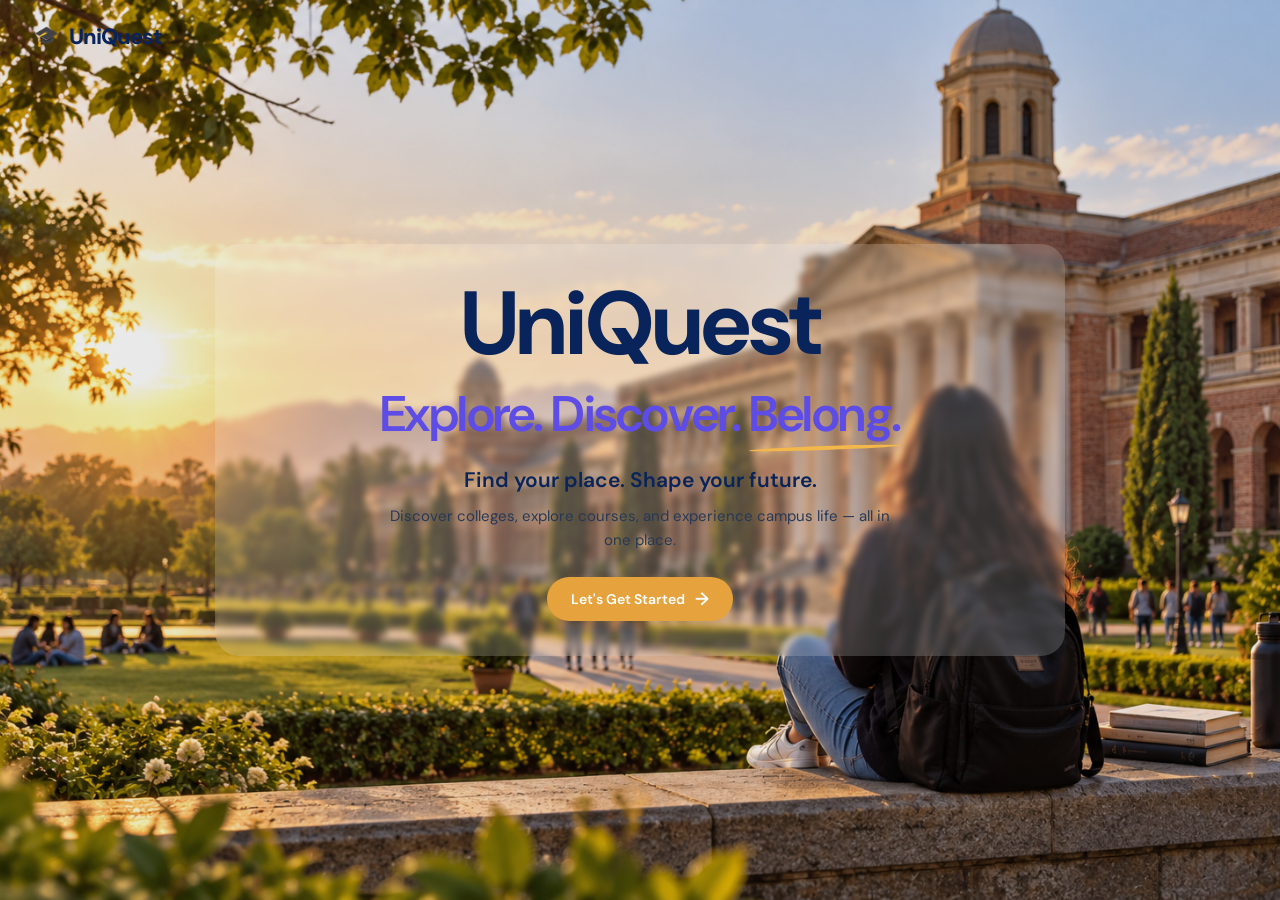
<file: index.html>
<!DOCTYPE html>
<html lang="en">

<head>
    <meta charset="UTF-8">

    <meta name="viewport"
          content="width=device-width, initial-scale=1.0">

    <title>UniQuest — Explore. Discover. Belong.</title>

    <!-- Google Font -->
   <link rel="preconnect" href="https://fonts.googleapis.com">
<link rel="preconnect" href="https://fonts.gstatic.com" crossorigin>

<link
    href="https://fonts.googleapis.com/css2?family=DM+Sans:wght@400;500;600;700&display=swap"
    rel="stylesheet">

    <!-- CSS -->
    <link rel="stylesheet" href="style.css">
</head>


<body>

    <!-- ================= HEADER ================= -->

    <header class="header">

        <div class="logo">

            <div class="logo-icon">
                🎓
            </div>

            <div class="logo-text">
                UniQuest
            </div>

        </div>

    </header>


    <!-- ================= HERO ================= -->

    <main class="hero">

        <!-- Background overlay -->
        <div class="hero-overlay"></div>


        <!-- Hero content -->

        <section class="hero-content">

            <h1>
                UniQuest
            </h1>


            <h2>
                Explore. Discover.
                <span>Belong.</span>
            </h2>


            <p class="hero-subtitle">
                Find your place. Shape your future.
            </p>


            <p class="hero-description">
                Discover colleges, explore courses, and experience
                campus life — all in one place.
            </p>


            <button
                class="start-button"
                id="startButton">

                <span>
                    Let's Get Started
                </span>

                <span class="arrow">
                    →
                </span>

            </button>

        </section>

    </main>


    <!-- JavaScript -->
    <script src="script.js"></script>

</body>

</html>
</file>
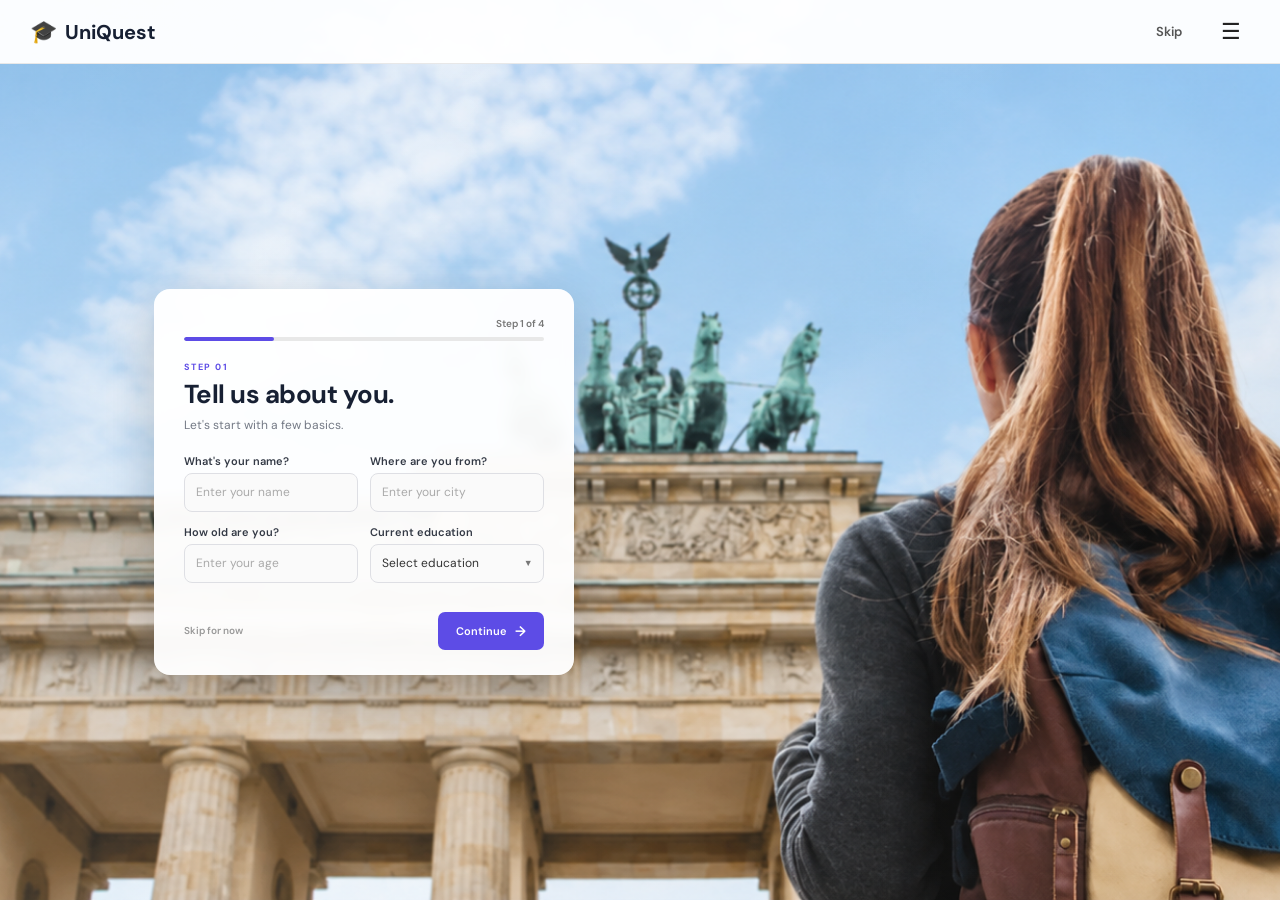
<file: form.html>
<!DOCTYPE html>
<html lang="en">

<head>

  <meta charset="UTF-8">

  <meta
    name="viewport"
    content="width=device-width, initial-scale=1.0"
  >

  <title>UniQuest — Find Your College</title>

  <!-- Google Font -->
  <link rel="preconnect" href="https://fonts.googleapis.com">

  <link
    rel="preconnect"
    href="https://fonts.gstatic.com"
    crossorigin
  >

  <link
    href="https://fonts.googleapis.com/css2?family=DM+Sans:wght@400;500;600;700&display=swap"
    rel="stylesheet"
  >

  <!-- CSS -->
  <link rel="stylesheet" href="form.css">

</head>


<body>


  <!-- ==========================================
       HEADER
       ========================================== -->

  <header class="form-header">

    <a href="index.html" class="form-logo">

      <span class="form-logo-icon">
        🎓
      </span>

      <span>
        UniQuest
      </span>

    </a>


    <div class="header-right">

      <!-- SKIP FORM -->

      <button
        type="button"
        class="skip-button"
        onclick="skipForm()"
      >
        Skip
      </button>


      <a
        href="index.html"
        class="menu-button"
      >
        ☰
      </a>

    </div>

  </header>



  <!-- ==========================================
       MAIN FORM
       ========================================== -->

  <main class="form-page">


    <!-- Background overlay -->

    <div class="background-overlay"></div>


    <!-- FORM CARD -->

    <div class="form-container">


      <!-- ======================================
           PROGRESS
           ====================================== -->

      <div class="progress-area">

        <div class="progress-text">

          <span id="stepText">
            Step 1 of 4
          </span>

        </div>

        <div class="progress-bar">

          <div
            class="progress-fill"
            id="progressFill"
          ></div>

        </div>

      </div>



      <!-- ======================================
           STEP 1
           ====================================== -->

      <section
        class="form-step active"
        id="step1"
      >

        <div class="step-heading">

          <p class="small-label">
            STEP 01
          </p>

          <h1>
            Tell us about you.
          </h1>

          <p>
            Let's start with a few basics.
          </p>

        </div>


        <div class="form-two-column">


          <!-- NAME -->

          <div class="form-group">

            <label for="name">
              What's your name?
            </label>

            <input
              type="text"
              id="name"
              placeholder="Enter your name"
              required
            >

          </div>



          <!-- CITY -->

          <div class="form-group">

            <label for="city">
              Where are you from?
            </label>

            <input
              type="text"
              id="city"
              placeholder="Enter your city"
              required
            >

          </div>



          <!-- AGE -->

          <div class="form-group">

            <label for="age">
              How old are you?
            </label>

            <input
              type="number"
              id="age"
              placeholder="Enter your age"
              min="10"
              max="100"
              required
            >

          </div>



          <!-- EDUCATION -->

          <div class="form-group">

            <label for="education">
              Current education
            </label>

            <div class="select-wrapper">

              <select
                id="education"
                required
              >

                <option value="">
                  Select education
                </option>

                <option value="class10">
                  Class 10
                </option>

                <option value="class11">
                  Class 11
                </option>

                <option value="class12">
                  Class 12
                </option>

                <option value="diploma">
                  Diploma
                </option>

                <option value="undergraduate">
                  Undergraduate
                </option>

                <option value="other">
                  Other
                </option>

              </select>

              <span class="select-arrow">
                ▼
              </span>

            </div>

          </div>

        </div>



        <!-- BUTTONS -->

        <div class="button-row">

          <button
            type="button"
            class="skip-card-button"
            onclick="skipForm()"
          >
            Skip for now
          </button>


          <button
            type="button"
            class="next-button"
            onclick="nextStep()"
          >
            Continue
            <span>→</span>
          </button>

        </div>

      </section>



      <!-- ======================================
           STEP 2
           ====================================== -->

      <section
        class="form-step"
        id="step2"
      >

        <div class="step-heading">

          <p class="small-label">
            STEP 02
          </p>

          <h1>
            Your interests.
          </h1>

          <p>
            What kind of course are you interested in?
          </p>

        </div>


        <div class="interest-group">


          <!-- ENGINEERING -->

          <label class="interest-card">

            <input
              type="checkbox"
              name="interest"
              value="engineering"
            >

            <div class="interest-content">

              <span class="interest-icon">
                ⚙️
              </span>

              <div>

                <h3>
                  Engineering
                </h3>

                <p>
                  Technology, computers, machines & engineering
                </p>

              </div>

            </div>

          </label>


          <div
            class="sub-options"
            id="engineeringOptions"
          >

            <p class="sub-title">
              Choose your engineering interest
            </p>

            <label>
              <input type="checkbox" name="course" value="computer-science">
              Computer Science / IT
            </label>

            <label>
              <input type="checkbox" name="course" value="ai-data-science">
              AI & Data Science
            </label>

            <label>
              <input type="checkbox" name="course" value="electronics">
              Electronics & Communication
            </label>

            <label>
              <input type="checkbox" name="course" value="mechanical">
              Mechanical Engineering
            </label>

            <label>
              <input type="checkbox" name="course" value="civil">
              Civil Engineering
            </label>

            <label>
              <input type="checkbox" name="course" value="electrical">
              Electrical Engineering
            </label>

            <label>
              <input type="checkbox" name="course" value="chemical">
              Chemical Engineering
            </label>

            <label>
              <input type="checkbox" name="course" value="other-engineering">
              Other Engineering
            </label>

          </div>



          <!-- MANAGEMENT -->

          <label class="interest-card">

            <input
              type="checkbox"
              name="interest"
              value="management"
            >

            <div class="interest-content">

              <span class="interest-icon">
                📊
              </span>

              <div>

                <h3>
                  MBA / Management
                </h3>

                <p>
                  Business, management & entrepreneurship
                </p>

              </div>

            </div>

          </label>


          <div
            class="sub-options"
            id="managementOptions"
          >

            <p class="sub-title">
              Choose your management interest
            </p>

            <label>
              <input type="checkbox" name="course" value="bba">
              BBA / Business Administration
            </label>

            <label>
              <input type="checkbox" name="course" value="finance">
              Finance
            </label>

            <label>
              <input type="checkbox" name="course" value="marketing">
              Marketing
            </label>

            <label>
              <input type="checkbox" name="course" value="hr">
              Human Resources
            </label>

            <label>
              <input type="checkbox" name="course" value="business-analytics">
              Business Analytics
            </label>

            <label>
              <input type="checkbox" name="course" value="operations">
              Operations Management
            </label>

            <label>
              <input type="checkbox" name="course" value="entrepreneurship">
              Entrepreneurship
            </label>

            <label>
              <input type="checkbox" name="course" value="general-mba">
              General MBA
            </label>

          </div>



          <!-- MEDICINE -->

          <label class="interest-card">

            <input
              type="checkbox"
              name="interest"
              value="medicine"
            >

            <div class="interest-content">

              <span class="interest-icon">
                🩺
              </span>

              <div>

                <h3>
                  MBBS / Medicine
                </h3>

                <p>
                  Medical, healthcare & allied health courses
                </p>

              </div>

            </div>

          </label>


          <div
            class="sub-options"
            id="medicineOptions"
          >

            <p class="sub-title">
              Choose your medical interest
            </p>

            <label>
              <input type="checkbox" name="course" value="mbbs">
              MBBS
            </label>

            <label>
              <input type="checkbox" name="course" value="bds">
              BDS / Dentistry
            </label>

            <label>
              <input type="checkbox" name="course" value="bams">
              BAMS
            </label>

            <label>
              <input type="checkbox" name="course" value="bhms">
              BHMS
            </label>

            <label>
              <input type="checkbox" name="course" value="pharmacy">
              Pharmacy
            </label>

            <label>
              <input type="checkbox" name="course" value="nursing">
              Nursing
            </label>

            <label>
              <input type="checkbox" name="course" value="physiotherapy">
              Physiotherapy
            </label>

            <label>
              <input type="checkbox" name="course" value="allied-health">
              Allied Health Sciences
            </label>

          </div>



          <!-- OTHER -->

          <label class="interest-card">

            <input
              type="checkbox"
              name="interest"
              value="other"
            >

            <div class="interest-content">

              <span class="interest-icon">
                🎓
              </span>

              <div>

                <h3>
                  Other Courses
                </h3>

                <p>
                  Explore other fields and career paths
                </p>

              </div>

            </div>

          </label>


          <div
            class="sub-options"
            id="otherOptions"
          >

            <p class="sub-title">
              Choose your course interest
            </p>

            <label>
              <input type="checkbox" name="course" value="law">
              Law
            </label>

            <label>
              <input type="checkbox" name="course" value="design">
              Design
            </label>

            <label>
              <input type="checkbox" name="course" value="architecture">
              Architecture
            </label>

            <label>
              <input type="checkbox" name="course" value="commerce">
              Commerce
            </label>

            <label>
              <input type="checkbox" name="course" value="economics">
              Economics
            </label>

            <label>
              <input type="checkbox" name="course" value="arts">
              Arts & Humanities
            </label>

            <label>
              <input type="checkbox" name="course" value="science">
              Science
            </label>

            <label>
              <input type="checkbox" name="course" value="psychology">
              Psychology
            </label>

            <label>
              <input type="checkbox" name="course" value="hotel-management">
              Hotel Management
            </label>

            <label>
              <input type="checkbox" name="course" value="media">
              Media & Journalism
            </label>

            <label>
              <input type="checkbox" name="course" value="agriculture">
              Agriculture
            </label>

            <label>
              <input type="checkbox" name="course" value="education">
              Education
            </label>

            <label>
              <input type="checkbox" name="course" value="other-course">
              Other
            </label>

          </div>

        </div>


        <div class="button-row">

          <button
            type="button"
            class="back-button"
            onclick="previousStep()"
          >
            ← Back
          </button>

          <button
            type="button"
            class="next-button"
            onclick="nextStep()"
          >
            Continue
            <span>→</span>
          </button>

        </div>

      </section>



      <!-- ======================================
           STEP 3
           ====================================== -->

      <section
        class="form-step"
        id="step3"
      >

        <div class="step-heading">

          <p class="small-label">
            STEP 03
          </p>

          <h1>
            Your preferences.
          </h1>

          <p>
            Tell us what you're looking for.
          </p>

        </div>


        <div class="form-group">

          <label for="location">
            Where would you like to study?
          </label>

          <div class="select-wrapper">

            <select id="location">

              <option value="">
                Select your preference
              </option>

              <option value="my-city">
                My city
              </option>

              <option value="my-state">
                My state
              </option>

              <option value="anywhere-india">
                Anywhere in India
              </option>

              <option value="specific">
                A specific location
              </option>

            </select>

            <span class="select-arrow">
              ▼
            </span>

          </div>

        </div>



        <div class="form-group">

          <label>
            What's your yearly budget?
          </label>

          <div class="option-list">

            <label class="radio-card">
              <input type="radio" name="budget" value="under-2">
              <span>Under ₹2 lakh</span>
            </label>

            <label class="radio-card">
              <input type="radio" name="budget" value="2-5">
              <span>₹2–5 lakh</span>
            </label>

            <label class="radio-card">
              <input type="radio" name="budget" value="5-10">
              <span>₹5–10 lakh</span>
            </label>

            <label class="radio-card">
              <input type="radio" name="budget" value="10-plus">
              <span>₹10 lakh+</span>
            </label>

            <label class="radio-card">
              <input type="radio" name="budget" value="not-sure">
              <span>I'm not sure</span>
            </label>

          </div>

        </div>



        <div class="form-group">

          <label>
            What type of college do you prefer?
          </label>

          <div class="option-list">

            <label class="radio-card">

              <input
                type="radio"
                name="collegeType"
                value="government"
              >

              <span>
                Government
              </span>

            </label>

            <label class="radio-card">

              <input
                type="radio"
                name="collegeType"
                value="private"
              >

              <span>
                Private
              </span>

            </label>

            <label class="radio-card">

              <input
                type="radio"
                name="collegeType"
                value="either"
              >

              <span>
                Either
              </span>

            </label>

          </div>

        </div>


        <div class="button-row">

          <button
            type="button"
            class="back-button"
            onclick="previousStep()"
          >
            ← Back
          </button>

          <button
            type="button"
            class="next-button"
            onclick="nextStep()"
          >
            Continue
            <span>→</span>
          </button>

        </div>

      </section>



      <!-- ======================================
           STEP 4
           ====================================== -->

      <section
        class="form-step"
        id="step4"
      >

        <div class="step-heading">

          <p class="small-label">
            STEP 04
          </p>

          <h1>
            Your goals.
          </h1>

          <p>
            What do you want from your college experience?
          </p>

        </div>


        <div class="form-group">

          <label for="career">
            What career interests you?
          </label>

          <input
            type="text"
            id="career"
            placeholder="e.g. Doctor, Engineer, Designer"
          >

        </div>


        <div class="form-group">

          <label>
            What matters most to you?
          </label>

          <div class="interest-grid">


            <label class="choice-card">

              <input
                type="checkbox"
                name="priority"
                value="placements"
              >

              <span class="choice-content">

                <span class="choice-title">
                  Placements
                </span>

                <span class="choice-check">
                  ✓
                </span>

              </span>

            </label>


            <label class="choice-card">

              <input
                type="checkbox"
                name="priority"
                value="academics"
              >

              <span class="choice-content">

                <span class="choice-title">
                  Academics
                </span>

                <span class="choice-check">
                  ✓
                </span>

              </span>

            </label>


            <label class="choice-card">

              <input
                type="checkbox"
                name="priority"
                value="campus-life"
              >

              <span class="choice-content">

                <span class="choice-title">
                  Campus Life
                </span>

                <span class="choice-check">
                  ✓
                </span>

              </span>

            </label>


            <label class="choice-card">

              <input
                type="checkbox"
                name="priority"
                value="fees"
              >

              <span class="choice-content">

                <span class="choice-title">
                  Affordable Fees
                </span>

                <span class="choice-check">
                  ✓
                </span>

              </span>

            </label>


            <label class="choice-card">

              <input
                type="checkbox"
                name="priority"
                value="scholarships"
              >

              <span class="choice-content">

                <span class="choice-title">
                  Scholarships
                </span>

                <span class="choice-check">
                  ✓
                </span>

              </span>

            </label>


            <label class="choice-card">

              <input
                type="checkbox"
                name="priority"
                value="sports"
              >

              <span class="choice-content">

                <span class="choice-title">
                  Sports & Activities
                </span>

                <span class="choice-check">
                  ✓
                </span>

              </span>

            </label>

          </div>

        </div>


        <div class="button-row">

          <button
            type="button"
            class="back-button"
            onclick="previousStep()"
          >
            ← Back
          </button>

          <button
            type="button"
            class="finish-button"
            onclick="finishForm()"
          >

            Find My Colleges

            <span>→</span>

          </button>

        </div>

      </section>


    </div>

  </main>


  <script src="form.js"></script>

</body>

</html>
</file>
<file: style.css>
/* =========================================================
   RESET
========================================================= */

* {
    margin: 0;
    padding: 0;
    box-sizing: border-box;
}

html,
body {
    width: 100%;
    height: 100%;
}

body {
    font-family: "DM Sans", sans-serif;
    background: #071b43;
    overflow-x: hidden;
}


/* =========================================================
   HEADER / LOGO
========================================================= */

.header {
    position: absolute;
    top: 0;
    left: 0;

    width: 100%;

    padding: 20px 30px;

    z-index: 10;
}

.logo {
    display: flex;
    align-items: center;
    gap: 7px;
}

.logo-icon {
    width: 32px;
    height: 32px;

    display: flex;
    align-items: center;
    justify-content: center;

    font-size: 20px;
}

.logo-text {
    color: #09245a;

    font-size: 22px;

    font-weight: 800;

    letter-spacing: -1px;
}


/* =========================================================
   HERO
========================================================= */

.hero {
    position: relative;

    width: 100%;
    min-height: 100vh;

    display: flex;
    align-items: center;
    justify-content: center;

    background-image: url("assets/campus_hero.png");

    background-size: cover;
    background-position: center;

    overflow: hidden;
}


/* =========================================================
   OVERLAY
========================================================= */

.hero-overlay {
    position: absolute;

    inset: 0;

    background: rgba(0, 0, 0, 0.08);

    z-index: 1;
}

/* =========================================================
   HERO CONTENT
========================================================= */

.hero-content {
    position: relative;

    z-index: 2;

    width: 80%;
    max-width: 850px;

    margin: 0 auto;

    text-align: center;

    padding: 35px 45px;

    background: rgba(255, 255, 255, 0.18);

    backdrop-filter: blur(3px);

    border-radius: 24px;
}


/* =========================================================
   MAIN TITLE
========================================================= */

.hero-content h1 {
    color: #09245a;

    font-family: "DM Sans", sans-serif;

    font-size: clamp(55px, 7vw, 95px);

    line-height: 1;

    font-weight: 700;

    letter-spacing: -2px;

    margin-bottom: 18px;
}


/* =========================================================
   TAGLINE
========================================================= */

.hero-content h2 {
    color: #5d4ce6;

    font-size: clamp(
        30px,
        4vw,
        50px
    );

    line-height: 1.1;

    font-weight: 600;

    letter-spacing: -1.5px;

    margin-bottom: 25px;
}


/* Yellow underline */

.hero-content h2 span {
    position: relative;

    display: inline-block;
}

.hero-content h2 span::after {
    content: "";

    position: absolute;

    left: 0;
    right: 0;

    bottom: -8px;

    height: 4px;

    background: #f4b84a;

    border-radius: 100%;

    transform: rotate(-2deg);
}


/* =========================================================
   SUBTITLE
========================================================= */

.hero-subtitle {
    color: #09245a;

    font-size: 21px;

    line-height: 1.3;

    font-weight: 600;

    margin-bottom: 10px;
}


/* =========================================================
   DESCRIPTION
========================================================= */

.hero-description {
    max-width: 520px;

    margin: 0 auto 25px auto;

    color: #263957;

    font-size: 15px;

    line-height: 1.6;

    font-weight: 400;
}


/* =========================================================
   BUTTON
========================================================= */

.start-button {
    border: none;
    outline: none;

    padding: 13px 24px;

    border-radius: 40px;

    display: inline-flex;

    align-items: center;
    justify-content: center;

    gap: 10px;

    /* NEW COLOR */
    background: #e6a23c;

    color: #ffffff;

    font-family: inherit;

    font-size: 14px;

    font-weight: 600;

    cursor: pointer;

    box-shadow:
        0 8px 20px rgba(150, 95, 20, 0.25);

    transition:
        transform 0.25s ease,
        background 0.25s ease,
        box-shadow 0.25s ease;
}


/* Arrow */

.arrow {
    font-size: 18px;

    line-height: 1;

    transition:
        transform 0.25s ease;
}


/* Hover */

.start-button:hover {
    background: #d58e25;

    transform: translateY(-2px);

    box-shadow:
        0 12px 25px rgba(150, 95, 20, 0.30);
}

.start-button:hover .arrow {
    transform: translateX(4px);
}


/* =========================================================
   TABLET
========================================================= */

@media (max-width: 900px) {

    .header {
        padding: 18px 25px;
    }

    .logo-text {
        font-size: 21px;
    }

    .logo-icon {
        font-size: 18px;
    }

    .hero-content {
        width: 85%;
    }

    .hero {
        background-position: center;
    }
}


/* =========================================================
   MOBILE
========================================================= */

@media (max-width: 600px) {

    .header {
        padding: 16px 20px;
    }

    .logo-text {
        font-size: 19px;
    }

    .logo-icon {
        font-size: 17px;
    }

    .hero {
        min-height: 100svh;

        background-position: 65% center;
    }

    .hero-overlay {
        background:
            linear-gradient(
                180deg,
                rgba(255, 255, 255, 0.25) 0%,
                rgba(255, 255, 255, 0.65) 50%,
                rgba(255, 255, 255, 0.94) 100%
            );
    }

    .hero-content {
        width: 90%;

        padding-top: 70px;
    }

    .hero-content h1 {
        font-size: 55px;

        letter-spacing: -3px;
    }

    .hero-content h2 {
        font-size: 31px;
    }

    .hero-subtitle {
        font-size: 19px;
    }

    .hero-description {
        font-size: 14px;

        max-width: 400px;
    }

    .start-button {
        padding: 12px 22px;

        font-size: 13px;
    }
}
</file>
<file: form.css>
/* =========================================================
   RESET
   ========================================================= */

* {
  margin: 0;
  padding: 0;
  box-sizing: border-box;
}

html,
body {
  width: 100%;
  height: 100%;
}

body {
  font-family: "DM Sans", sans-serif;
  color: #172033;
  overflow-x: hidden;
}


/* =========================================================
   HEADER
   ========================================================= */

.form-header {
  position: fixed;

  top: 0;
  left: 0;

  width: 100%;
  height: 64px;

  display: flex;
  align-items: center;
  justify-content: space-between;

  padding: 0 30px;

  background: rgba(255, 255, 255, 0.96);

  border-bottom: 1px solid #e8e8e8;

  z-index: 100;
}


/* LOGO */

.form-logo {
  display: flex;
  align-items: center;

  gap: 8px;

  color: #172033;

  text-decoration: none;

  font-size: 20px;
  font-weight: 700;
}

.form-logo-icon {
  font-size: 22px;
}


/* HEADER RIGHT */

.header-right {
  display: flex;
  align-items: center;

  gap: 18px;
}


/* SKIP */

.skip-button {
  border: none;

  background: transparent;

  color: #555;

  font-family: inherit;

  font-size: 13px;
  font-weight: 600;

  cursor: pointer;

  padding: 8px 12px;

  transition: 0.2s ease;
}

.skip-button:hover {
  color: #5d4ce6;
}


/* MENU */

.menu-button {
  width: 38px;
  height: 38px;

  display: flex;
  align-items: center;
  justify-content: center;

  border-radius: 8px;

  color: #222;

  text-decoration: none;

  font-size: 22px;

  transition: 0.2s ease;
}

.menu-button:hover {
  background: #f3f3f3;
}


/* =========================================================
   MAIN PAGE
   ========================================================= */

.form-page {
  position: relative;

  width: 100%;
  min-height: 100vh;

  padding-top: 64px;

  display: flex;
  align-items: center;

  overflow: hidden;

  background-image:
    url("hero-bg.jpg");

  background-size: cover;

  background-position: center;

  background-repeat: no-repeat;
}


/* =========================================================
   IMAGE OVERLAY
   ========================================================= */

.background-overlay {
  position: absolute;

  inset: 0;

  background:
    linear-gradient(
      90deg,
      rgba(255,255,255,0.12),
      rgba(255,255,255,0.02)
    );

  pointer-events: none;
}


/* =========================================================
   FORM CONTAINER
   ========================================================= */

.form-container {
  position: relative;

  z-index: 2;

  width: 420px;

  max-width: calc(100% - 40px);

  margin-left: 12%;

  padding: 28px 30px 25px;

  background: rgba(255, 255, 255, 0.96);

  border-radius: 16px;

  box-shadow:
    0 18px 50px rgba(0, 0, 0, 0.18);

  backdrop-filter: blur(6px);
}


/* =========================================================
   PROGRESS
   ========================================================= */

.progress-area {
  margin-bottom: 20px;
}

.progress-text {
  display: flex;

  justify-content: flex-end;

  margin-bottom: 7px;

  color: #777;

  font-size: 10px;

  font-weight: 600;
}

.progress-bar {
  width: 100%;

  height: 4px;

  background: #e8e8e8;

  border-radius: 20px;

  overflow: hidden;
}

.progress-fill {
  height: 100%;

  width: 25%;

  background: #5d4ce6;

  border-radius: 20px;

  transition: width 0.3s ease;
}


/* =========================================================
   STEPS
   ========================================================= */

.form-step {
  display: none;
}

.form-step.active {
  display: block;

  animation: fadeIn 0.25s ease;
}

@keyframes fadeIn {

  from {
    opacity: 0;

    transform: translateY(5px);
  }

  to {
    opacity: 1;

    transform: translateY(0);
  }

}


/* =========================================================
   HEADING
   ========================================================= */

.step-heading {
  margin-bottom: 20px;
}

.small-label {
  margin-bottom: 7px;

  color: #5d4ce6;

  font-size: 9px;

  font-weight: 700;

  letter-spacing: 1.5px;
}

.step-heading h1 {
  margin-bottom: 7px;

  color: #172033;

  font-size: 26px;

  line-height: 1.15;

  letter-spacing: -0.5px;
}

.step-heading > p:last-child {
  color: #737985;

  font-size: 12px;

  line-height: 1.4;
}


/* STEP 2 */

.form-step h2 {
  color: #172033;

  font-size: 25px;
}

.step-description {
  color: #737985;

  font-size: 12px;
}


/* =========================================================
   TWO COLUMN
   ========================================================= */

.form-two-column {
  display: grid;

  grid-template-columns: 1fr 1fr;

  column-gap: 12px;

  row-gap: 0;
}


/* =========================================================
   FORM GROUP
   ========================================================= */

.form-group {
  margin-bottom: 13px;
}

.form-group label {
  display: block;

  margin-bottom: 5px;

  color: #343a46;

  font-size: 11px;

  font-weight: 600;
}


/* =========================================================
   INPUT
   ========================================================= */

.form-group input[type="text"],
.form-group input[type="number"] {

  width: 100%;

  height: 39px;

  padding: 9px 11px;

  border: 1px solid #dedfe4;

  border-radius: 8px;

  background: #fafafa;

  color: #222;

  font-family: inherit;

  font-size: 12px;

  outline: none;

  transition: 0.2s ease;
}

.form-group input:focus {
  background: #fff;

  border-color: #5d4ce6;

  box-shadow:
    0 0 0 2px rgba(93, 76, 230, 0.08);
}

.form-group input::placeholder {
  color: #aaa;
}


/* =========================================================
   SELECT
   ========================================================= */

.select-wrapper {
  position: relative;
}

.select-wrapper select {

  width: 100%;

  height: 39px;

  padding: 9px 30px 9px 11px;

  border: 1px solid #dedfe4;

  border-radius: 8px;

  background: #fafafa;

  color: #333;

  font-family: inherit;

  font-size: 12px;

  appearance: none;

  outline: none;

  cursor: pointer;
}

.select-wrapper select:focus {
  background: #fff;

  border-color: #5d4ce6;
}

.select-arrow {
  position: absolute;

  right: 11px;

  top: 50%;

  transform: translateY(-50%);

  color: #777;

  font-size: 9px;

  pointer-events: none;
}


/* =========================================================
   INTEREST CARDS
   ========================================================= */

.interest-group {
  display: flex;

  flex-direction: column;

  gap: 7px;
}

.interest-card {
  display: block;

  cursor: pointer;
}

.interest-card input {
  display: none;
}

.interest-content {

  display: flex;

  align-items: center;

  gap: 10px;

  padding: 10px;

  border: 1px solid #e0e1e5;

  border-radius: 9px;

  background: #fafafa;

  transition: 0.2s ease;
}

.interest-content:hover {
  border-color: #aaa0ed;

  background: #fff;
}

.interest-card input:checked
+ .interest-content {

  border-color: #5d4ce6;

  background: #f2f0ff;
}

.interest-icon {

  width: 34px;
  height: 34px;

  display: flex;

  align-items: center;
  justify-content: center;

  flex-shrink: 0;

  border-radius: 8px;

  background: #eeeef1;

  font-size: 17px;
}

.interest-content h3 {

  margin-bottom: 2px;

  color: #252936;

  font-size: 12px;
}

.interest-content p {

  color: #777;

  font-size: 9px;

  line-height: 1.3;
}


/* =========================================================
   SUB OPTIONS
   ========================================================= */

.sub-options {

  display: none;

  margin: -2px 0 4px;

  padding: 9px;

  background: #f7f6ff;

  border: 1px solid #e2dfff;

  border-radius: 9px;
}

.sub-options.show {

  display: grid;

  grid-template-columns: 1fr 1fr;

  gap: 5px;
}

.sub-title {

  grid-column: 1 / -1;

  margin-bottom: 3px;

  color: #555;

  font-size: 10px;

  font-weight: 600;
}

.sub-options label {

  display: flex;

  align-items: center;

  gap: 5px;

  padding: 7px;

  border: 1px solid #ddd;

  border-radius: 6px;

  background: white;

  color: #444;

  font-size: 9px;

  cursor: pointer;
}

.sub-options input {
  accent-color: #5d4ce6;
}


/* =========================================================
   RADIO CARDS
   ========================================================= */

.option-list {

  display: grid;

  grid-template-columns: 1fr 1fr;

  gap: 7px;
}

.radio-card {
  cursor: pointer;
}

.radio-card input {
  display: none;
}

.radio-card span {

  display: block;

  padding: 9px;

  border: 1px solid #dedfe4;

  border-radius: 7px;

  background: #fafafa;

  color: #444;

  font-size: 11px;

  text-align: center;

  transition: 0.2s ease;
}

.radio-card input:checked + span {

  border-color: #5d4ce6;

  background: #f2f0ff;

  color: #4b3bc4;

  font-weight: 600;
}


/* =========================================================
   PRIORITY CARDS
   ========================================================= */

.interest-grid {

  display: grid;

  grid-template-columns: 1fr 1fr;

  gap: 7px;
}

.choice-card {
  cursor: pointer;
}

.choice-card input {
  display: none;
}

.choice-content {

  min-height: 42px;

  padding: 9px 10px;

  display: flex;

  align-items: center;

  justify-content: space-between;

  border: 1px solid #dedfe4;

  border-radius: 7px;

  background: #fafafa;

  color: #444;
}

.choice-card input:checked
+ .choice-content {

  border-color: #5d4ce6;

  background: #f2f0ff;

  color: #4b3bc4;
}

.choice-title {

  font-size: 10px;

  font-weight: 600;
}

.choice-check {

  opacity: 0;

  width: 17px;

  height: 17px;

  display: flex;

  align-items: center;

  justify-content: center;

  border-radius: 50%;

  background: #5d4ce6;

  color: white;

  font-size: 9px;
}

.choice-card input:checked
+ .choice-content
.choice-check {

  opacity: 1;
}


/* =========================================================
   BUTTONS
   ========================================================= */

.button-row {

  display: flex;

  align-items: center;

  justify-content: space-between;

  gap: 10px;

  margin-top: 16px;
}


/* CONTINUE */

.next-button,
.finish-button {

  border: none;

  padding: 10px 18px;

  border-radius: 7px;

  display: inline-flex;

  align-items: center;

  gap: 8px;

  background: #5d4ce6;

  color: white;

  font-family: inherit;

  font-size: 11px;

  font-weight: 600;

  cursor: pointer;

  transition: 0.2s ease;
}

.next-button:hover,
.finish-button:hover {

  background: #4d3dcc;

  transform: translateY(-1px);
}

.next-button span,
.finish-button span {
  font-size: 14px;
}


/* BACK */

.back-button {

  border: none;

  background: transparent;

  color: #777;

  font-family: inherit;

  font-size: 11px;

  font-weight: 600;

  cursor: pointer;
}

.back-button:hover {
  color: #222;
}


/* =========================================================
   SKIP INSIDE CARD
   ========================================================= */

.skip-card-button {

  border: none;

  background: transparent;

  color: #999;

  font-family: inherit;

  font-size: 10px;

  font-weight: 600;

  cursor: pointer;
}

.skip-card-button:hover {
  color: #5d4ce6;
}


/* =========================================================
   MOBILE
   ========================================================= */

@media (max-width: 700px) {

  .form-header {

    height: 56px;

    padding: 0 16px;
  }

  .form-logo {
    font-size: 17px;
  }

  .form-logo-icon {
    font-size: 18px;
  }

  .header-right {
    gap: 4px;
  }

  .form-page {

    padding-top: 56px;

    min-height: 100vh;

    align-items: center;

    background-position: center;
  }

  .form-container {

    width: calc(100% - 28px);

    max-width: 440px;

    margin: 20px auto;

    padding: 22px 18px;

    border-radius: 14px;
  }

  .form-two-column {

    grid-template-columns: 1fr;
  }

  .step-heading h1 {

    font-size: 24px;
  }

  .interest-grid,
  .option-list,
  .sub-options.show {

    grid-template-columns: 1fr;
  }

}


/* =========================================================
   VERY SHORT LAPTOP SCREENS
   ========================================================= */

@media (min-width: 701px) and (max-height: 750px) {

  .form-header {
    height: 56px;
  }

  .form-page {
    padding-top: 56px;
  }

  .form-container {

    padding: 20px 26px;

    max-height: calc(100vh - 75px);

    overflow-y: auto;
  }

  .step-heading {
    margin-bottom: 14px;
  }

  .form-group {
    margin-bottom: 10px;
  }

  .button-row {
    margin-top: 12px;
  }

}
</file>
